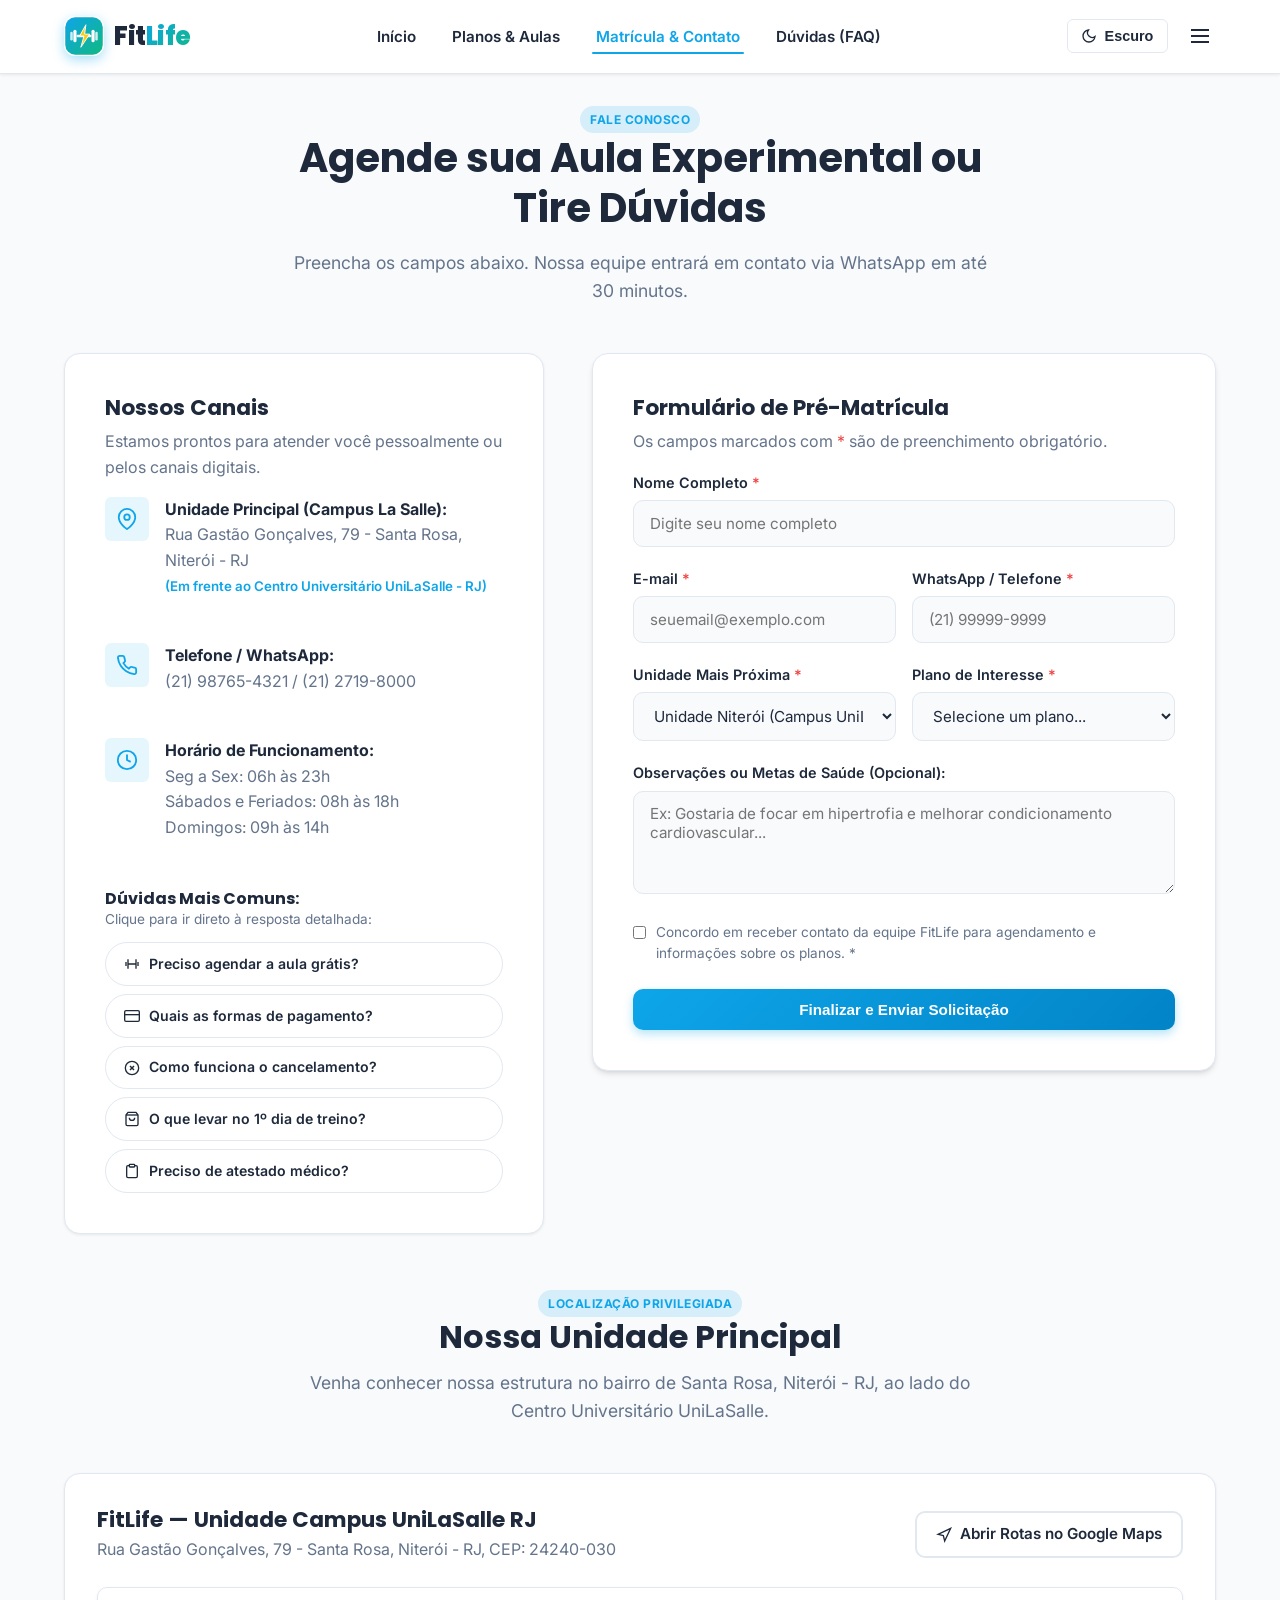
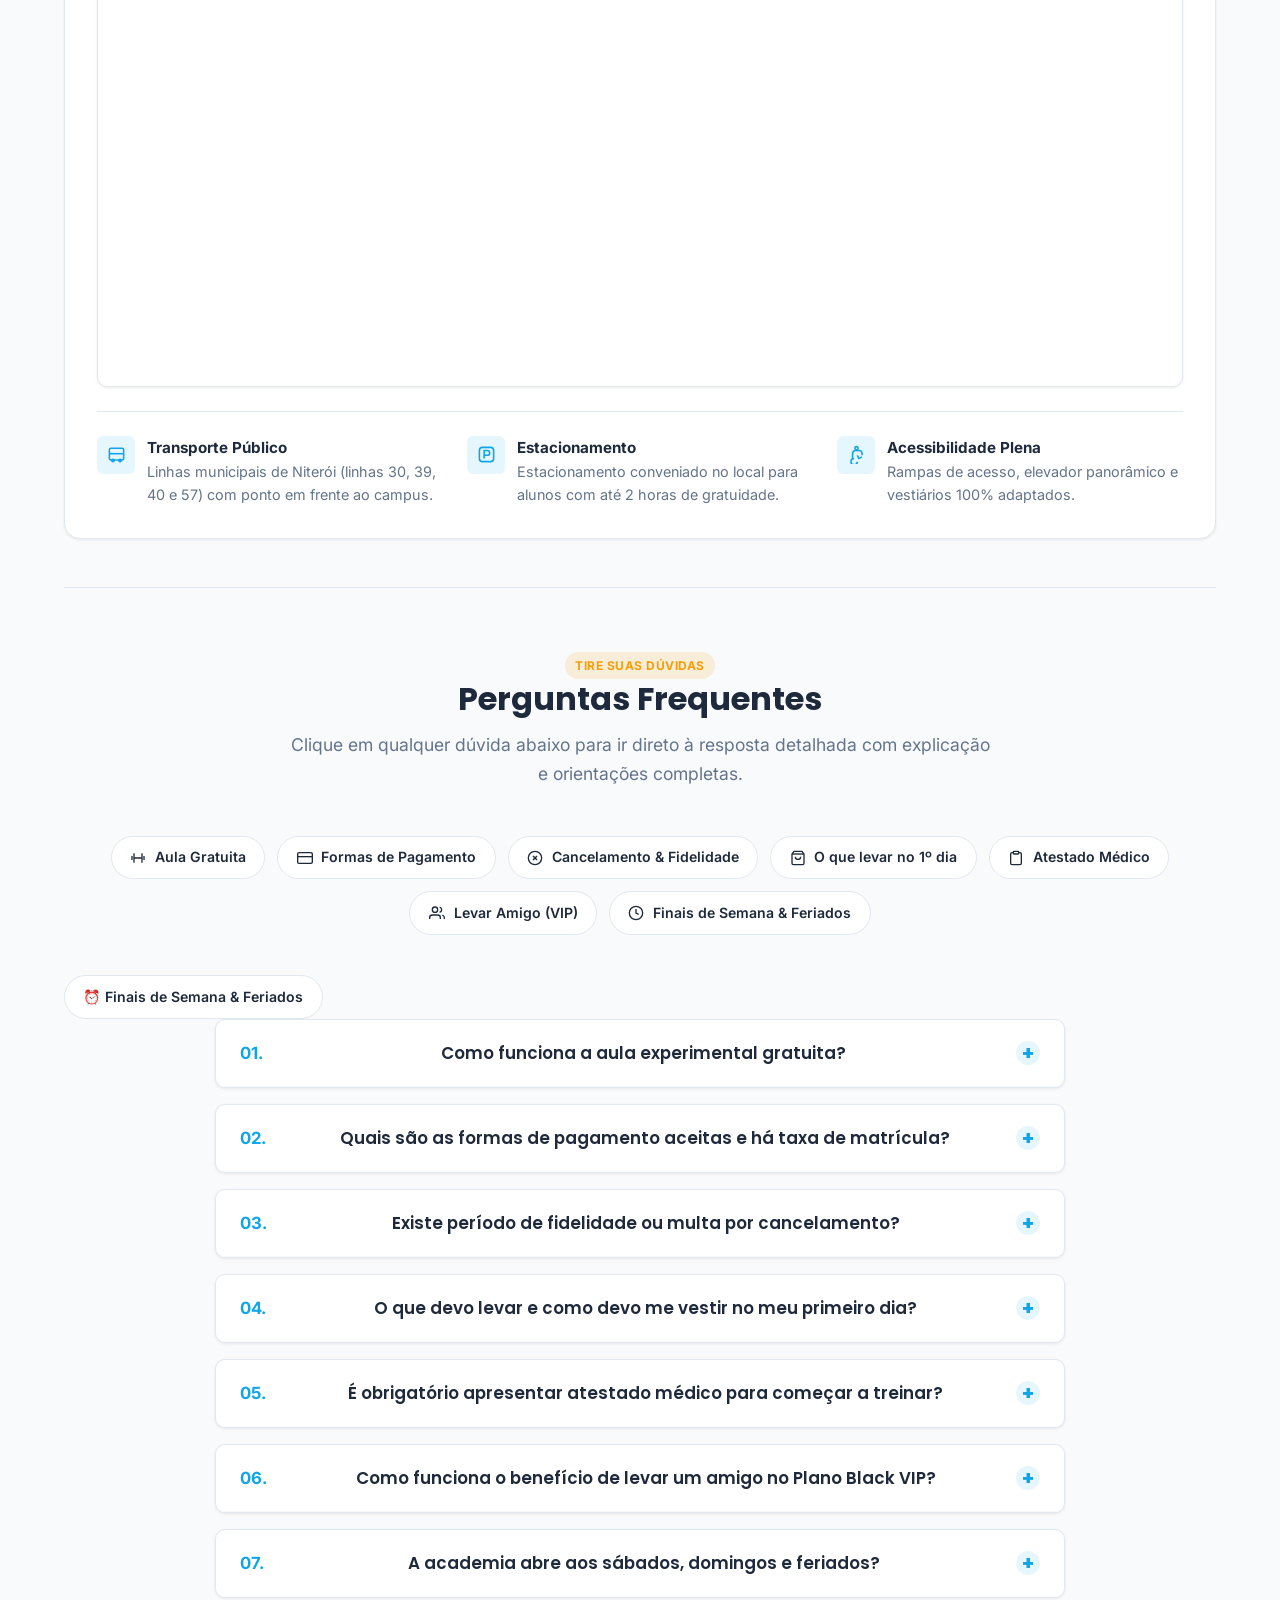
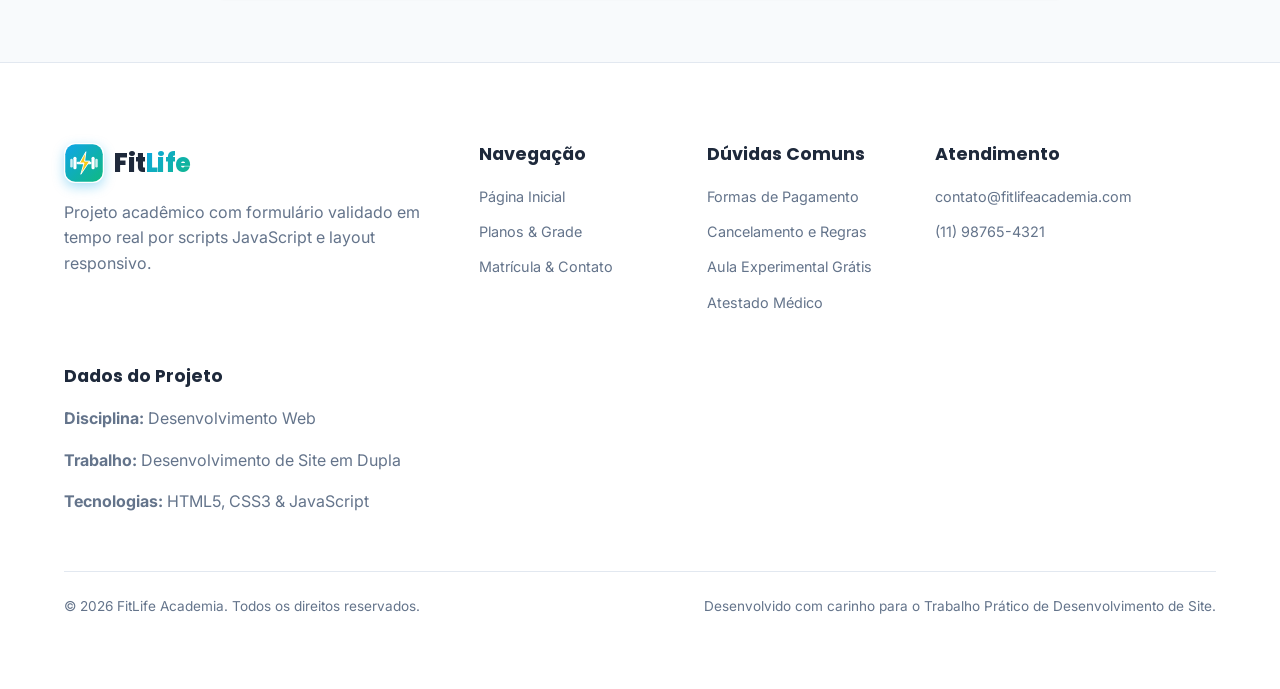
<file: contato.html>
<!DOCTYPE html>
<html lang="pt-BR">
<head>
  <meta charset="UTF-8">
  <meta name="viewport" content="width=device-width, initial-scale=1.0">
  <meta name="description" content="Entre em contato com a FitLife ou faça sua pré-matrícula para ganhar uma aula experimental gratuita!">
  <title>Matrícula & Contato | FitLife Academia</title>
  
  <!-- Favicon Personalizado -->
  <link rel="icon" type="image/svg+xml" href="assets/favicon.svg">
  
  <!-- Fontes do Google -->
  <link rel="preconnect" href="https://fonts.googleapis.com">
  <link rel="preconnect" href="https://fonts.gstatic.com" crossorigin>
  <link href="https://fonts.googleapis.com/css2?family=Inter:wght@400;500;600&family=Poppins:wght@600;700;800&display=swap" rel="stylesheet">
  
  <!-- Estilos -->
  <link rel="stylesheet" href="css/style.css">
</head>
<body>

  <!-- CABEÇALHO -->
  <header class="site-header">
    <div class="nav-container">
      <a href="index.html" class="logo" aria-label="Página Inicial FitLife">
        <img src="assets/favicon.svg" alt="Ícone FitLife" class="logo-icon-img">
        <span class="logo-brand">Fit<span class="logo-highlight">Life</span></span>
      </a>

      <nav aria-label="Navegação Principal">
        <ul class="nav-menu" id="navMenu">
          <li><a href="index.html" class="nav-link">Início</a></li>
          <li><a href="planos.html" class="nav-link">Planos & Aulas</a></li>
          <li><a href="contato.html" class="nav-link active">Matrícula & Contato</a></li>
          <li><a href="#duvidas-frequentes" class="nav-link">Dúvidas (FAQ)</a></li>
        </ul>
      </nav>

      <div class="nav-actions">
        <button id="themeToggle" class="theme-btn" aria-label="Alternar tema claro/escuro">
          <svg viewBox="0 0 24 24" aria-hidden="true"><path d="M21 12.79A9 9 0 1 1 11.21 3 7 7 0 0 0 21 12.79z"></path></svg>
          <span>Escuro</span>
        </button>
        <button id="menuToggle" class="menu-toggle" aria-label="Abrir menu de navegação" aria-expanded="false">
          <svg viewBox="0 0 24 24" aria-hidden="true"><line x1="3" y1="12" x2="21" y2="12"></line><line x1="3" y1="6" x2="21" y2="6"></line><line x1="3" y1="18" x2="21" y2="18"></line></svg>
        </button>
      </div>
    </div>
  </header>

  <main class="container">
    <div class="section-title-wrap">
      <span class="badge badge-primary">Fale Conosco</span>
      <h1>Agende sua Aula Experimental ou Tire Dúvidas</h1>
      <p>Preencha os campos abaixo. Nossa equipe entrará em contato via WhatsApp em até 30 minutos.</p>
    </div>

    <!-- LAYOUT EM 2 COLUNAS (CSS GRID) -->
    <div class="contact-layout">
      <!-- COLUNA DA ESQUERDA: INFORMAÇÕES E FAQ (LISTA ORDENADA) -->
      <aside class="contact-info">
        <h3>Nossos Canais</h3>
        <p>Estamos prontos para atender você pessoalmente ou pelos canais digitais.</p>

        <div class="info-item">
          <div class="info-icon" aria-hidden="true">
            <svg viewBox="0 0 24 24"><path d="M21 10c0 7-9 13-9 13s-9-6-9-13a9 9 0 0 1 18 0z"></path><circle cx="12" cy="10" r="3"></circle></svg>
          </div>
          <div>
            <strong>Unidade Principal (Campus La Salle):</strong>
            <p>Rua Gastão Gonçalves, 79 - Santa Rosa, Niterói - RJ<br><small style="color: var(--primary-color); font-weight: 600;">(Em frente ao Centro Universitário UniLaSalle - RJ)</small></p>
          </div>
        </div>

        <div class="info-item">
          <div class="info-icon" aria-hidden="true">
            <svg viewBox="0 0 24 24"><path d="M22 16.92v3a2 2 0 0 1-2.18 2 19.79 19.79 0 0 1-8.63-3.07 19.5 19.5 0 0 1-6-6 19.79 19.79 0 0 1-3.07-8.67A2 2 0 0 1 4.11 2h3a2 2 0 0 1 2 1.72 12.84 12.84 0 0 0 .7 2.81 2 2 0 0 1-.45 2.11L8.09 9.91a16 16 0 0 0 6 6l1.27-1.27a2 2 0 0 1 2.11-.45 12.84 12.84 0 0 0 2.81.7A2 2 0 0 1 22 16.92z"></path></svg>
          </div>
          <div>
            <strong>Telefone / WhatsApp:</strong>
            <p>(21) 98765-4321 / (21) 2719-8000</p>
          </div>
        </div>

        <div class="info-item">
          <div class="info-icon" aria-hidden="true">
            <svg viewBox="0 0 24 24"><circle cx="12" cy="12" r="10"></circle><polyline points="12 6 12 12 16 14"></polyline></svg>
          </div>
          <div>
            <strong>Horário de Funcionamento:</strong>
            <p>Seg a Sex: 06h às 23h<br>Sábados e Feriados: 08h às 18h<br>Domingos: 09h às 14h</p>
          </div>
        </div>

        <!-- Atalhos rápidos para as Dúvidas Comuns -->
        <h4 style="margin-top: 2rem;">Dúvidas Mais Comuns:</h4>
        <p style="font-size: 0.85rem; margin-bottom: 0.75rem;">Clique para ir direto à resposta detalhada:</p>
        <div style="display: flex; flex-direction: column; gap: 0.5rem;">
          <a href="#faq-experimental" class="faq-chip" style="justify-content: flex-start;">
            <svg viewBox="0 0 24 24"><path d="M6 5v14M18 5v14M3 9v6M21 9v6M6 12h12"></path></svg>
            <span>Preciso agendar a aula grátis?</span>
          </a>
          <a href="#faq-pagamento" class="faq-chip" style="justify-content: flex-start;">
            <svg viewBox="0 0 24 24"><rect x="1" y="4" width="22" height="16" rx="2" ry="2"></rect><line x1="1" y1="10" x2="23" y2="10"></line></svg>
            <span>Quais as formas de pagamento?</span>
          </a>
          <a href="#faq-cancelamento" class="faq-chip" style="justify-content: flex-start;">
            <svg viewBox="0 0 24 24"><circle cx="12" cy="12" r="10"></circle><line x1="15" y1="9" x2="9" y2="15"></line><line x1="9" y1="9" x2="15" y2="15"></line></svg>
            <span>Como funciona o cancelamento?</span>
          </a>
          <a href="#faq-primeiro-dia" class="faq-chip" style="justify-content: flex-start;">
            <svg viewBox="0 0 24 24"><path d="M6 2L3 6v14a2 2 0 0 0 2 2h14a2 2 0 0 0 2-2V6l-3-4z"></path><line x1="3" y1="6" x2="21" y2="6"></line><path d="M16 10a4 4 0 0 1-8 0"></path></svg>
            <span>O que levar no 1º dia de treino?</span>
          </a>
          <a href="#faq-atestado" class="faq-chip" style="justify-content: flex-start;">
            <svg viewBox="0 0 24 24"><path d="M16 4h2a2 2 0 0 1 2 2v14a2 2 0 0 1-2 2H6a2 2 0 0 1-2-2V6a2 2 0 0 1 2-2h2"></path><rect x="8" y="2" width="8" height="4" rx="1" ry="1"></rect></svg>
            <span>Preciso de atestado médico?</span>
          </a>
        </div>
      </aside>

      <!-- COLUNA DA DIREITA: FORMULÁRIO COM VALIDAÇÃO JAVASCRIPT -->
      <section class="contact-form-card">
        <h3>Formulário de Pré-Matrícula</h3>
        <p>Os campos marcados com <span style="color: #ef4444;">*</span> são de preenchimento obrigatório.</p>

        <form id="formContato" novalidate>
          <div class="form-group">
            <label for="nome">Nome Completo <span class="req">*</span></label>
            <input type="text" id="nome" class="form-control" placeholder="Digite seu nome completo" required>
            <div id="erro-nome" class="error-message"></div>
          </div>

          <div class="form-row">
            <div class="form-group">
              <label for="email">E-mail <span class="req">*</span></label>
              <input type="email" id="email" class="form-control" placeholder="seuemail@exemplo.com" required>
              <div id="erro-email" class="error-message"></div>
            </div>

            <div class="form-group">
              <label for="telefone">WhatsApp / Telefone <span class="req">*</span></label>
              <input type="tel" id="telefone" class="form-control" placeholder="(21) 99999-9999" maxlength="15" required>
              <div id="erro-telefone" class="error-message"></div>
            </div>
          </div>

          <div class="form-row">
            <div class="form-group">
              <label for="unidade">Unidade Mais Próxima <span class="req">*</span></label>
              <select id="unidade" class="form-control" required>
                <option value="">Selecione uma filial...</option>
                <option value="unilasalle" selected>Unidade Niterói (Campus UniLaSalle - Santa Rosa)</option>
                <option value="icarai">Unidade Niterói - Icaraí</option>
                <option value="centro-rio">Unidade Rio de Janeiro - Centro</option>
                <option value="barra">Unidade Rio de Janeiro - Barra da Tijuca</option>
              </select>
              <div id="erro-unidade" class="error-message"></div>
            </div>

            <div class="form-group">
              <label for="plano">Plano de Interesse <span class="req">*</span></label>
              <select id="plano" class="form-control" required>
                <option value="">Selecione um plano...</option>
                <option value="experimental">Aula Experimental Gratuita (1 Dia)</option>
                <option value="basic">Plano Basic (R$ 89,90/mês)</option>
                <option value="fit">Plano Fit (R$ 119,90/mês)</option>
                <option value="vip">Plano Black VIP (R$ 169,90/mês)</option>
              </select>
              <div id="erro-plano" class="error-message"></div>
            </div>
          </div>

          <div class="form-group">
            <label for="mensagem">Observações ou Metas de Saúde (Opcional):</label>
            <textarea id="mensagem" class="form-control" rows="4" placeholder="Ex: Gostaria de focar em hipertrofia e melhorar condicionamento cardiovascular..."></textarea>
          </div>

          <div class="checkbox-group">
            <input type="checkbox" id="termos" required>
            <label for="termos">
              Concordo em receber contato da equipe FitLife para agendamento e informações sobre os planos. <span class="req">*</span>
            </label>
          </div>
          <div id="erro-termos" class="error-message" style="margin-top: -1rem; margin-bottom: 1rem;"></div>

          <button type="submit" id="btnEnviar" class="btn btn-primary" style="width: 100%;">
            Finalizar e Enviar Solicitação
          </button>
        </form>

        <!-- CARD DE SUCESSO DINÂMICO GERADO POR JAVASCRIPT -->
        <div id="successCard" class="success-card" aria-live="polite">
          <h4>
            <svg width="20" height="20" viewBox="0 0 24 24" fill="none" stroke="currentColor" stroke-width="2" style="display:inline-block; vertical-align:-3px; margin-right:6px;"><path d="M22 11.08V12a10 10 0 1 1-5.93-9.14"></path><polyline points="22 4 12 14.01 9 11.01"></polyline></svg>
            Solicitação Enviada com Sucesso!
          </h4>
          <p>Recebemos seus dados e geramos o seguinte protocolo de atendimento:</p>
          <div id="submissionSummary" style="background: var(--card-bg); padding: 1rem; border-radius: var(--radius-md); margin-top: 1rem; text-align: left; font-size: 0.9rem; border: 1px solid var(--border-color);"></div>
          <p style="margin-top: 1rem; font-size: 0.85rem; color: var(--text-muted);">Um de nossos consultores entrará em contato em breve pelo WhatsApp fornecido.</p>
        </div>
      </section>
    </div>

    <!-- SEÇÃO DE LOCALIZAÇÃO (MAPA INTERATIVO DO GOOGLE MAPS - UNILASALLE RJ) -->
    <section class="map-section" id="localizacao">
      <div class="section-title-wrap">
        <span class="badge badge-primary">Localização Privilegiada</span>
        <h2>Nossa Unidade Principal</h2>
        <p>Venha conhecer nossa estrutura no bairro de Santa Rosa, Niterói - RJ, ao lado do Centro Universitário UniLaSalle.</p>
      </div>

      <div class="map-card">
        <div class="map-header">
          <div class="map-header-info">
            <h3>FitLife — Unidade Campus UniLaSalle RJ</h3>
            <p style="margin-bottom: 0;">Rua Gastão Gonçalves, 79 - Santa Rosa, Niterói - RJ, CEP: 24240-030</p>
          </div>
          <a href="https://maps.google.com/?q=UniLaSalle+RJ+Rua+Gastao+Goncalves+79+Niteroi+RJ" 
             target="_blank" 
             rel="noopener noreferrer" 
             class="btn btn-secondary" 
             style="display: inline-flex; align-items: center; gap: 0.5rem; padding: 0.6rem 1.2rem;">
            <svg width="16" height="16" viewBox="0 0 24 24" fill="none" stroke="currentColor" stroke-width="2"><polygon points="3 11 22 2 13 21 11 13 3 11"></polygon></svg>
            <span>Abrir Rotas no Google Maps</span>
          </a>
        </div>

        <!-- Tag iframe oficial do Google Maps (incorporação padrão ensinada na disciplina) -->
        <div class="map-container">
          <iframe 
            title="Mapa de Localização da FitLife na UniLaSalle RJ"
            src="https://maps.google.com/maps?q=UniLaSalle%20RJ%20Rua%20Gast%C3%A3o%20Gon%C3%A7alves%2079%20Niteroi%20RJ&t=&z=16&ie=UTF8&iwloc=&output=embed"
            loading="lazy"
            referrerpolicy="no-referrer-when-downgrade"
            allowfullscreen>
          </iframe>
        </div>

        <!-- Informações complementares de acesso -->
        <div class="map-details-grid">
          <div class="map-detail-item">
            <div class="map-detail-icon">
              <svg viewBox="0 0 24 24"><rect x="3" y="4" width="18" height="15" rx="2"></rect><circle cx="7.5" cy="19.5" r="1.5"></circle><circle cx="16.5" cy="19.5" r="1.5"></circle><line x1="3" y1="11" x2="21" y2="11"></line></svg>
            </div>
            <div>
              <strong>Transporte Público</strong>
              <p>Linhas municipais de Niterói (linhas 30, 39, 40 e 57) com ponto em frente ao campus.</p>
            </div>
          </div>

          <div class="map-detail-item">
            <div class="map-detail-icon">
              <svg viewBox="0 0 24 24"><rect x="3" y="3" width="18" height="18" rx="4"></rect><path d="M9 17V7h4a3 3 0 0 1 0 6H9"></path></svg>
            </div>
            <div>
              <strong>Estacionamento</strong>
              <p>Estacionamento conveniado no local para alunos com até 2 horas de gratuidade.</p>
            </div>
          </div>

          <div class="map-detail-item">
            <div class="map-detail-icon">
              <svg viewBox="0 0 24 24"><circle cx="12" cy="4" r="2"></circle><path d="M19 13v-2a4 4 0 0 0-4-4h-4a4 4 0 0 0-4 4v7"></path><path d="M9 17a4 4 0 1 0 4 4"></path><path d="M13 13l2 4 4-2"></path></svg>
            </div>
            <div>
              <strong>Acessibilidade Plena</strong>
              <p>Rampas de acesso, elevador panorâmico e vestiários 100% adaptados.</p>
            </div>
          </div>
        </div>
      </div>
    </section>

    <!-- SEÇÃO DEDICADA DE PERGUNTAS FREQUENTES (FAQ COM ACCORDION & NAVEGAÇÃO SUAVE) -->
    <section id="duvidas-frequentes" class="faq-section">
      <div class="section-title-wrap">
        <span class="badge badge-warning">Tire Suas Dúvidas</span>
        <h2>Perguntas Frequentes</h2>
        <p>Clique em qualquer dúvida abaixo para ir direto à resposta detalhada com explicação e orientações completas.</p>
      </div>

      <!-- Barra de Navegação Rápida com Chips / Dúvidas em Destaque -->
      <nav class="faq-quick-nav" aria-label="Atalhos para Dúvidas Comuns">
        <a href="#faq-experimental" class="faq-chip">
          <svg viewBox="0 0 24 24"><path d="M6 5v14M18 5v14M3 9v6M21 9v6M6 12h12"></path></svg>
          <span>Aula Gratuita</span>
        </a>
        <a href="#faq-pagamento" class="faq-chip">
          <svg viewBox="0 0 24 24"><rect x="1" y="4" width="22" height="16" rx="2" ry="2"></rect><line x1="1" y1="10" x2="23" y2="10"></line></svg>
          <span>Formas de Pagamento</span>
        </a>
        <a href="#faq-cancelamento" class="faq-chip">
          <svg viewBox="0 0 24 24"><circle cx="12" cy="12" r="10"></circle><line x1="15" y1="9" x2="9" y2="15"></line><line x1="9" y1="9" x2="15" y2="15"></line></svg>
          <span>Cancelamento & Fidelidade</span>
        </a>
        <a href="#faq-primeiro-dia" class="faq-chip">
          <svg viewBox="0 0 24 24"><path d="M6 2L3 6v14a2 2 0 0 0 2 2h14a2 2 0 0 0 2-2V6l-3-4z"></path><line x1="3" y1="6" x2="21" y2="6"></line><path d="M16 10a4 4 0 0 1-8 0"></path></svg>
          <span>O que levar no 1º dia</span>
        </a>
        <a href="#faq-atestado" class="faq-chip">
          <svg viewBox="0 0 24 24"><path d="M16 4h2a2 2 0 0 1 2 2v14a2 2 0 0 1-2 2H6a2 2 0 0 1-2-2V6a2 2 0 0 1 2-2h2"></path><rect x="8" y="2" width="8" height="4" rx="1" ry="1"></rect></svg>
          <span>Atestado Médico</span>
        </a>
        <a href="#faq-amigo" class="faq-chip">
          <svg viewBox="0 0 24 24"><path d="M17 21v-2a4 4 0 0 0-4-4H5a4 4 0 0 0-4 4v2"></path><circle cx="9" cy="7" r="4"></circle><path d="M23 21v-2a4 4 0 0 0-3-3.87"></path><path d="M16 3.13a4 4 0 0 1 0 7.75"></path></svg>
          <span>Levar Amigo (VIP)</span>
        </a>
        <a href="#faq-horarios" class="faq-chip">
          <svg viewBox="0 0 24 24"><circle cx="12" cy="12" r="10"></circle><polyline points="12 6 12 12 16 14"></polyline></svg>
          <span>Finais de Semana & Feriados</span>
        </a>
      </nav>
        <a href="#faq-horarios" class="faq-chip">⏰ Finais de Semana & Feriados</a>
      </nav>

      <!-- Lista Ordenada Interativa (Accordion) -->
      <ol class="faq-accordion-list" aria-label="Lista de Perguntas Frequentes">
        <!-- Pergunta 1: Aula Experimental -->
        <li class="faq-item" id="faq-experimental">
          <button class="faq-trigger" type="button" aria-expanded="false">
            <span>Como funciona a aula experimental gratuita?</span>
            <span class="faq-icon">+</span>
          </button>
          <div class="faq-body">
            <p><strong>A aula experimental é 100% gratuita e sem compromisso!</strong> Basta preencher o formulário acima selecionando a opção <em>"Aula Experimental Gratuita"</em>.</p>
            <p>Nossa equipe entrará em contato via WhatsApp para confirmar o melhor horário. Ao chegar à academia, você será recepcionado por um instrutor que apresentará todos os espaços, aparelhos e acompanhará sua rotina de treino introdutória.</p>
          </div>
        </li>

        <!-- Pergunta 2: Formas de Pagamento -->
        <li class="faq-item" id="faq-pagamento">
          <button class="faq-trigger" type="button" aria-expanded="false">
            <span>Quais são as formas de pagamento aceitas e há taxa de matrícula?</span>
            <span class="faq-icon">+</span>
          </button>
          <div class="faq-body">
            <p>Aceitamos <strong>Cartão de Crédito com Débito Recorrente</strong> (que <em>não consome</em> o limite total do seu cartão, apenas a mensalidade do mês), <strong>PIX</strong> e <strong>Boleto Bancário</strong>.</p>
            <p>A taxa de matrícula é <strong>totalmente grátis</strong> para todas as inscrições realizadas através deste portal web.</p>
          </div>
        </li>

        <!-- Pergunta 3: Cancelamento -->
        <li class="faq-item" id="faq-cancelamento">
          <button class="faq-trigger" type="button" aria-expanded="false">
            <span>Existe período de fidelidade ou multa por cancelamento?</span>
            <span class="faq-icon">+</span>
          </button>
          <div class="faq-body">
            <p>Na FitLife prezamos pela sua liberdade e confiança: nossos planos não possuem contratos com multas abusivas.</p>
            <p>Você pode solicitar o cancelamento ou o <strong>trancamento temporário de matrícula por até 60 dias</strong> (ideal para viagens ou cirurgias) com apenas 30 dias de antecedência na recepção ou via formulário online.</p>
          </div>
        </li>

        <!-- Pergunta 4: Primeiro Dia -->
        <li class="faq-item" id="faq-primeiro-dia">
          <button class="faq-trigger" type="button" aria-expanded="false">
            <span>O que devo levar e como devo me vestir no meu primeiro dia?</span>
            <span class="faq-icon">+</span>
          </button>
          <div class="faq-body">
            <p>Recomendamos trajes esportivos leves e confortáveis (como bermuda, legging, camiseta dry-fit) e calçado esportivo apropriado com solado estável.</p>
            <p><strong>Itens recomendados na mochila:</strong></p>
            <ul style="padding-left: 1.5rem; margin-top: 0.4rem; color: var(--text-muted);">
              <li>Garrafinha de água para hidratação contínua;</li>
              <li>Toalha de treino de uso pessoal;</li>
              <li>Cadeado de segurança pequeno para os armários privativos do vestiário.</li>
            </ul>
          </div>
        </li>

        <!-- Pergunta 5: Atestado Médico -->
        <li class="faq-item" id="faq-atestado">
          <button class="faq-trigger" type="button" aria-expanded="false">
            <span>É obrigatório apresentar atestado médico para começar a treinar?</span>
            <span class="faq-icon">+</span>
          </button>
          <div class="faq-body">
            <p>No ato da matrícula, você responderá ao questionário <strong>PAR-Q (Questionário de Prontidão para Atividade Física)</strong> conforme a legislação vigente.</p>
            <p>Caso você assinale alguma condição pré-existente ou tenha mais de 60 anos, solicitamos um atestado médico emitido nos últimos 12 meses para garantir total segurança durante os exercícios.</p>
          </div>
        </li>

        <!-- Pergunta 6: Amigo no Plano VIP -->
        <li class="faq-item" id="faq-amigo">
          <button class="faq-trigger" type="button" aria-expanded="false">
            <span>Como funciona o benefício de levar um amigo no Plano Black VIP?</span>
            <span class="faq-icon">+</span>
          </button>
          <div class="faq-body">
            <p>Alunos do <strong>Plano Black VIP</strong> têm o direito exclusivo de convidar 1 amigo para treinar junto até <strong>4 vezes por mês</strong> (1 vez a cada semana).</p>
            <p>O amigo tem acesso livre à área de musculação e esteiras no mesmo dia que você, sem nenhum custo extra. Basta apresentar documento com foto na recepção.</p>
          </div>
        </li>

        <!-- Pergunta 7: Horários em Feriados -->
        <li class="faq-item" id="faq-horarios">
          <button class="faq-trigger" type="button" aria-expanded="false">
            <span>A academia abre aos sábados, domingos e feriados?</span>
            <span class="faq-icon">+</span>
          </button>
          <div class="faq-body">
            <p><strong>Sim!</strong> Nossas unidades operam em horários estendidos nos finais de semana:</p>
            <p>• <strong>Sábados e Feriados:</strong> das 08h às 18h.<br>
               • <strong>Domingos:</strong> das 09h às 14h.</p>
            <p>Você pode consultar a grade de aulas coletivas do sábado e domingo diretamente na página <a href="planos.html" style="font-weight: 600; text-decoration: underline;">Planos & Horários</a>.</p>
          </div>
        </li>
      </ol>
    </section>
  </main>

  <!-- RODAPÉ -->
  <footer class="site-footer">
    <div class="container">
      <div class="footer-grid">
        <div class="footer-col">
          <a href="index.html" class="logo" style="margin-bottom: 1rem;" aria-label="FitLife">
            <img src="assets/favicon.svg" alt="Ícone FitLife" class="logo-icon-img">
            <span class="logo-brand">Fit<span class="logo-highlight">Life</span></span>
          </a>
          <p>Projeto acadêmico com formulário validado em tempo real por scripts JavaScript e layout responsivo.</p>
        </div>

        <div class="footer-col">
          <h4>Navegação</h4>
          <ul class="footer-links">
            <li><a href="index.html">Página Inicial</a></li>
            <li><a href="planos.html">Planos & Grade</a></li>
            <li><a href="contato.html">Matrícula & Contato</a></li>
          </ul>
        </div>

        <div class="footer-col">
          <h4>Dúvidas Comuns</h4>
          <ul class="footer-links">
            <li><a href="#faq-pagamento">Formas de Pagamento</a></li>
            <li><a href="#faq-cancelamento">Cancelamento e Regras</a></li>
            <li><a href="#faq-experimental">Aula Experimental Grátis</a></li>
            <li><a href="#faq-atestado">Atestado Médico</a></li>
          </ul>
        </div>

        <div class="footer-col">
          <h4>Atendimento</h4>
          <ul class="footer-links">
            <li><a href="mailto:contato@fitlifeacademia.com">contato@fitlifeacademia.com</a></li>
            <li><a href="tel:11987654321">(11) 98765-4321</a></li>
          </ul>
        </div>

        <div class="footer-col">
          <h4>Dados do Projeto</h4>
          <p><strong>Disciplina:</strong> Desenvolvimento Web</p>
          <p><strong>Trabalho:</strong> Desenvolvimento de Site em Dupla</p>
          <p><strong>Tecnologias:</strong> HTML5, CSS3 & JavaScript</p>
        </div>
      </div>

      <div class="footer-bottom">
        <p>&copy; <span id="currentYear">2026</span> FitLife Academia. Todos os direitos reservados.</p>
        <p>Desenvolvido com carinho para o Trabalho Prático de Desenvolvimento de Site.</p>
      </div>
    </div>
  </footer>

  <!-- Scripts -->
  <script src="js/main.js"></script>
  <script src="js/contato.js"></script>
</body>
</html>
</file>
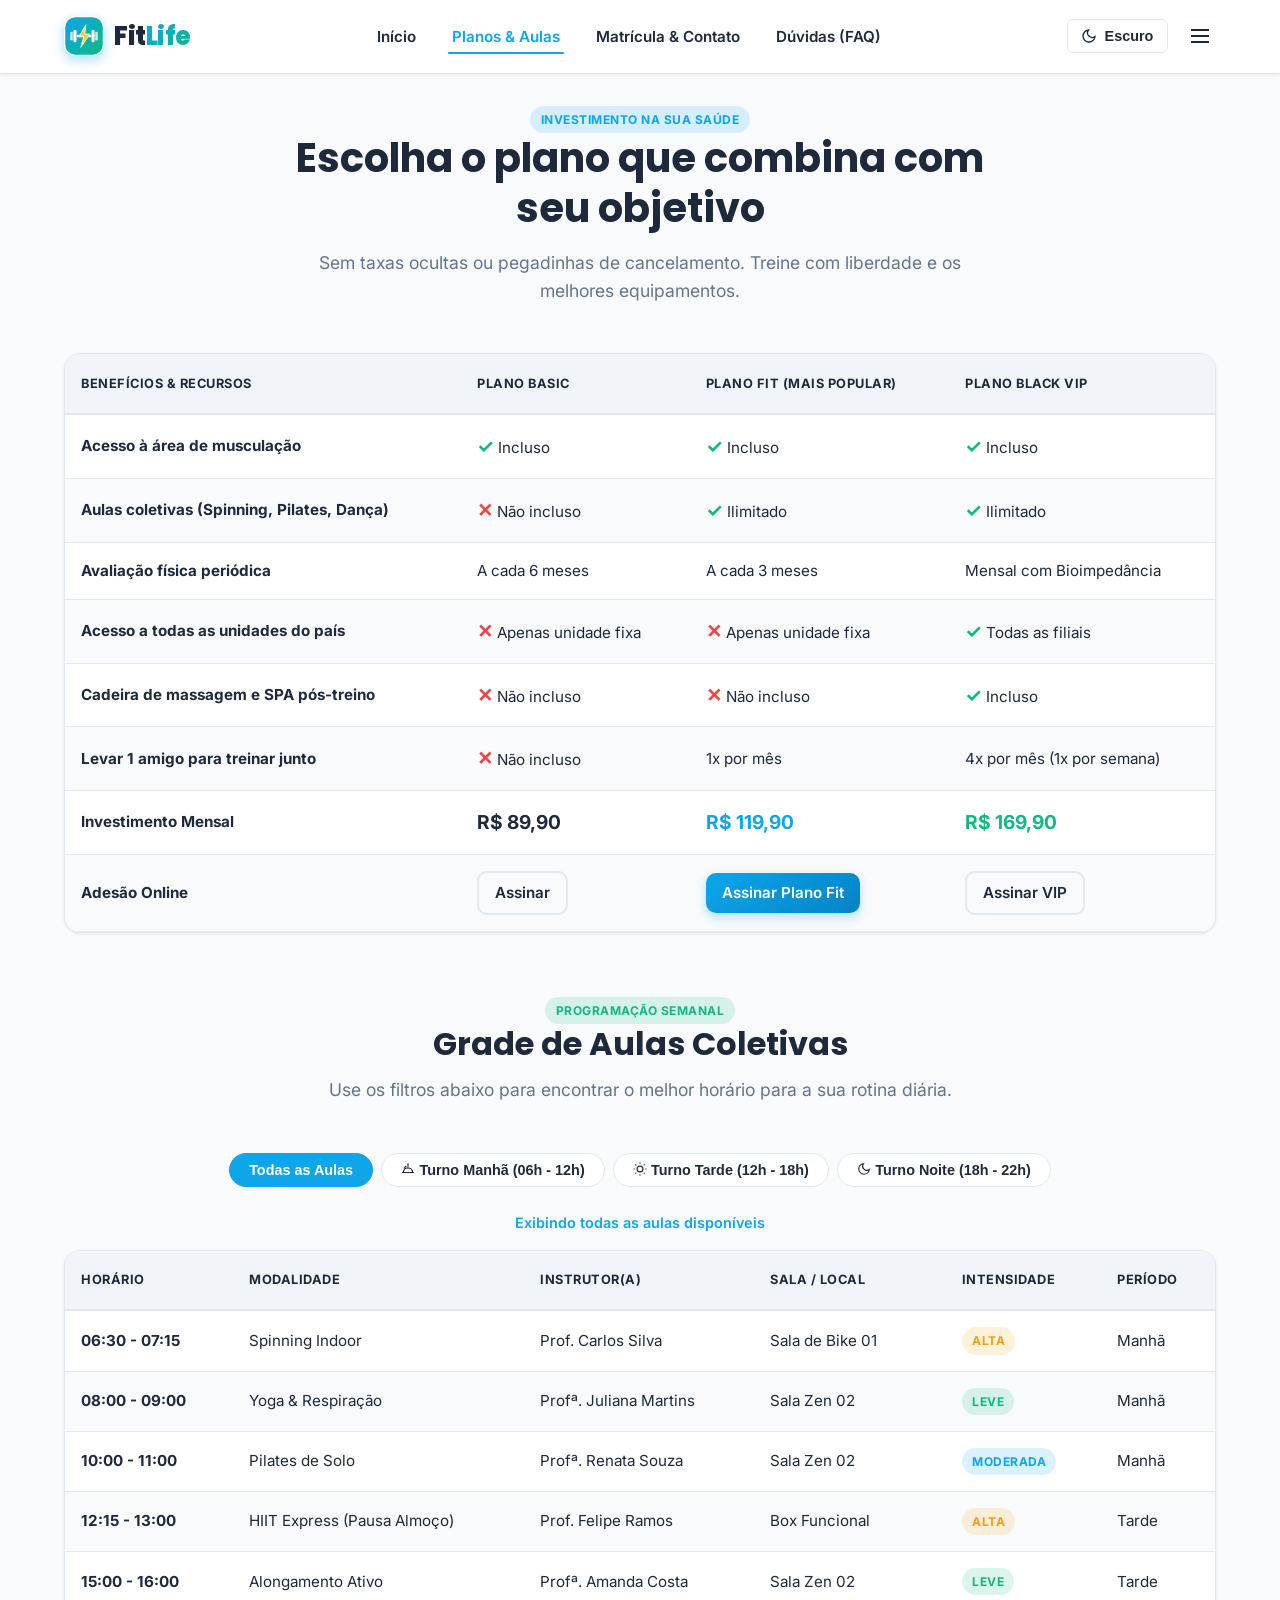
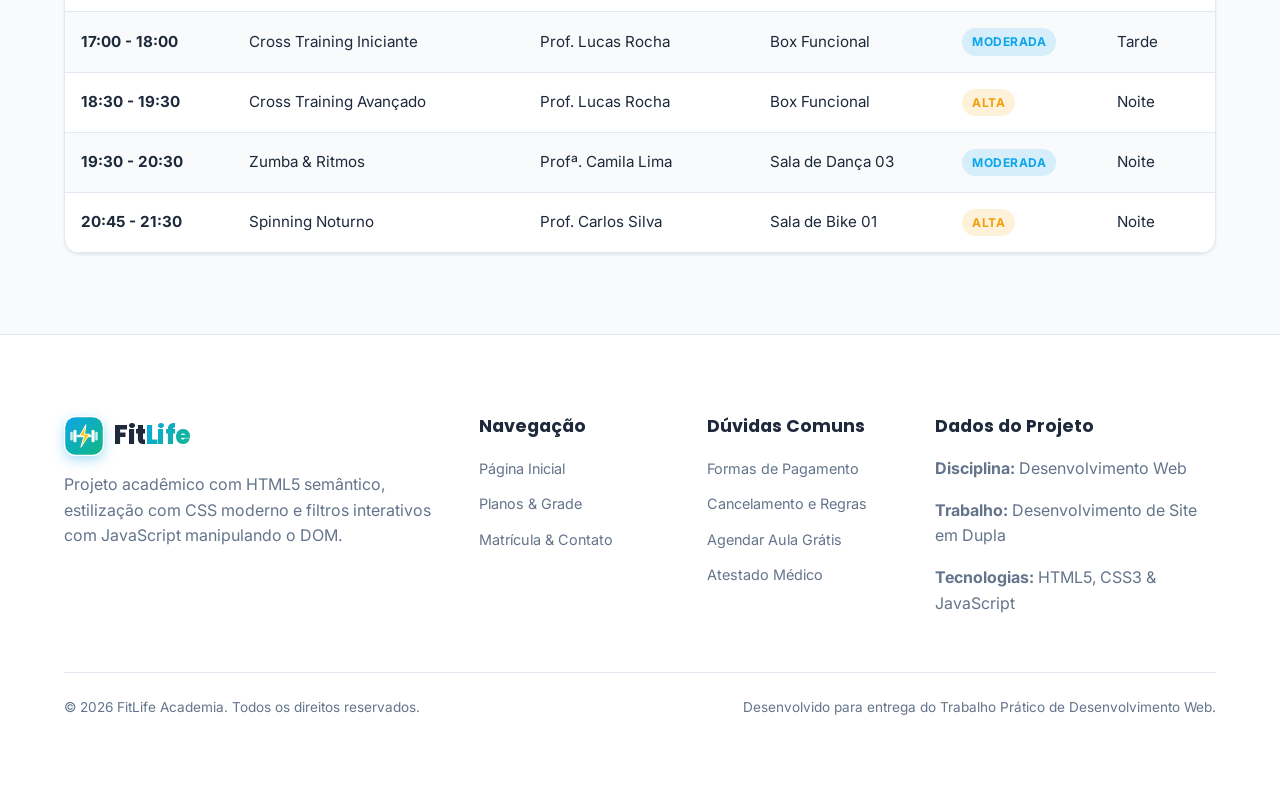
<file: planos.html>
<!DOCTYPE html>
<html lang="pt-BR">
<head>
  <meta charset="UTF-8">
  <meta name="viewport" content="width=device-width, initial-scale=1.0">
  <meta name="description" content="Confira nossos planos e a grade completa de horários de aulas na FitLife.">
  <title>Planos & Horários | FitLife Academia</title>
  
  <!-- Favicon Personalizado -->
  <link rel="icon" type="image/svg+xml" href="assets/favicon.svg">
  
  <!-- Fontes do Google -->
  <link rel="preconnect" href="https://fonts.googleapis.com">
  <link rel="preconnect" href="https://fonts.gstatic.com" crossorigin>
  <link href="https://fonts.googleapis.com/css2?family=Inter:wght@400;500;600&family=Poppins:wght@600;700;800&display=swap" rel="stylesheet">
  
  <!-- Estilos -->
  <link rel="stylesheet" href="css/style.css">
</head>
<body>

  <!-- CABEÇALHO E NAVEGAÇÃO -->
  <header class="site-header">
    <div class="nav-container">
      <a href="index.html" class="logo" aria-label="Página Inicial FitLife">
        <img src="assets/favicon.svg" alt="Ícone FitLife" class="logo-icon-img">
        <span class="logo-brand">Fit<span class="logo-highlight">Life</span></span>
      </a>

      <nav aria-label="Navegação Principal">
        <ul class="nav-menu" id="navMenu">
          <li><a href="index.html" class="nav-link">Início</a></li>
          <li><a href="planos.html" class="nav-link active">Planos & Aulas</a></li>
          <li><a href="contato.html" class="nav-link">Matrícula & Contato</a></li>
          <li><a href="contato.html#duvidas-frequentes" class="nav-link">Dúvidas (FAQ)</a></li>
        </ul>
      </nav>

      <div class="nav-actions">
        <button id="themeToggle" class="theme-btn" aria-label="Alternar tema claro/escuro">
          <svg viewBox="0 0 24 24" aria-hidden="true"><path d="M21 12.79A9 9 0 1 1 11.21 3 7 7 0 0 0 21 12.79z"></path></svg>
          <span>Escuro</span>
        </button>
        <button id="menuToggle" class="menu-toggle" aria-label="Abrir menu de navegação" aria-expanded="false">
          <svg viewBox="0 0 24 24" aria-hidden="true"><line x1="3" y1="12" x2="21" y2="12"></line><line x1="3" y1="6" x2="21" y2="6"></line><line x1="3" y1="18" x2="21" y2="18"></line></svg>
        </button>
      </div>
    </div>
  </header>

  <main class="container">
    <!-- SEÇÃO 1: COMPARATIVO DE PLANOS (TABELA HTML SEMÂNTICA) -->
    <section>
      <div class="section-title-wrap">
        <span class="badge badge-primary">Investimento na sua Saúde</span>
        <h1>Escolha o plano que combina com seu objetivo</h1>
        <p>Sem taxas ocultas ou pegadinhas de cancelamento. Treine com liberdade e os melhores equipamentos.</p>
      </div>

      <!-- Tabela Comparativa de Preços e Benefícios -->
      <div class="table-responsive">
        <table class="styled-table" aria-label="Comparativo de Planos FitLife">
          <thead>
            <tr>
              <th>Benefícios & Recursos</th>
              <th>Plano Basic</th>
              <th>Plano Fit (Mais Popular)</th>
              <th>Plano Black VIP</th>
            </tr>
          </thead>
          <tbody>
            <tr>
              <td><strong>Acesso à área de musculação</strong></td>
              <td><span class="check-icon">✓</span> Incluso</td>
              <td><span class="check-icon">✓</span> Incluso</td>
              <td><span class="check-icon">✓</span> Incluso</td>
            </tr>
            <tr>
              <td><strong>Aulas coletivas (Spinning, Pilates, Dança)</strong></td>
              <td><span class="cross-icon">✕</span> Não incluso</td>
              <td><span class="check-icon">✓</span> Ilimitado</td>
              <td><span class="check-icon">✓</span> Ilimitado</td>
            </tr>
            <tr>
              <td><strong>Avaliação física periódica</strong></td>
              <td>A cada 6 meses</td>
              <td>A cada 3 meses</td>
              <td>Mensal com Bioimpedância</td>
            </tr>
            <tr>
              <td><strong>Acesso a todas as unidades do país</strong></td>
              <td><span class="cross-icon">✕</span> Apenas unidade fixa</td>
              <td><span class="cross-icon">✕</span> Apenas unidade fixa</td>
              <td><span class="check-icon">✓</span> Todas as filiais</td>
            </tr>
            <tr>
              <td><strong>Cadeira de massagem e SPA pós-treino</strong></td>
              <td><span class="cross-icon">✕</span> Não incluso</td>
              <td><span class="cross-icon">✕</span> Não incluso</td>
              <td><span class="check-icon">✓</span> Incluso</td>
            </tr>
            <tr>
              <td><strong>Levar 1 amigo para treinar junto</strong></td>
              <td><span class="cross-icon">✕</span> Não incluso</td>
              <td>1x por mês</td>
              <td>4x por mês (1x por semana)</td>
            </tr>
            <tr>
              <td><strong>Investimento Mensal</strong></td>
              <td><strong style="font-size: 1.2rem; color: var(--text-main);">R$ 89,90</strong></td>
              <td><strong style="font-size: 1.2rem; color: var(--primary-color);">R$ 119,90</strong></td>
              <td><strong style="font-size: 1.2rem; color: var(--secondary-color);">R$ 169,90</strong></td>
            </tr>
            <tr>
              <td><strong>Adesão Online</strong></td>
              <td><a href="contato.html" class="btn btn-secondary" style="padding: 0.5rem 1rem;">Assinar</a></td>
              <td><a href="contato.html" class="btn btn-primary" style="padding: 0.5rem 1rem;">Assinar Plano Fit</a></td>
              <td><a href="contato.html" class="btn btn-secondary" style="padding: 0.5rem 1rem;">Assinar VIP</a></td>
            </tr>
          </tbody>
        </table>
      </div>
    </section>

    <!-- SEÇÃO 2: GRADE DE HORÁRIOS COM FILTRO JAVASCRIPT DINÂMICO -->
    <section style="margin-top: 4rem;">
      <div class="section-title-wrap">
        <span class="badge badge-success">Programação Semanal</span>
        <h2>Grade de Aulas Coletivas</h2>
        <p>Use os filtros abaixo para encontrar o melhor horário para a sua rotina diária.</p>
      </div>

      <!-- Filtros em JavaScript com Ícones Vetoriais Sutis -->
      <div class="table-filters" role="group" aria-label="Filtrar aulas por período">
        <button class="filter-btn active" data-filter="all">Todas as Aulas</button>
        <button class="filter-btn" data-filter="manha">
          <svg width="14" height="14" viewBox="0 0 24 24" fill="none" stroke="currentColor" stroke-width="2" style="display:inline-block; vertical-align:-1px; margin-right:4px;"><path d="M12 2v6M4.93 10.93l4.24-4.24M2 18h20M20 18a8 8 0 1 0-16 0"></path></svg>Turno Manhã (06h - 12h)
        </button>
        <button class="filter-btn" data-filter="tarde">
          <svg width="14" height="14" viewBox="0 0 24 24" fill="none" stroke="currentColor" stroke-width="2" style="display:inline-block; vertical-align:-1px; margin-right:4px;"><circle cx="12" cy="12" r="5"></circle><line x1="12" y1="1" x2="12" y2="3"></line><line x1="12" y1="21" x2="12" y2="23"></line><line x1="4.22" y1="4.22" x2="5.64" y2="5.64"></line><line x1="18.36" y1="18.36" x2="19.78" y2="19.78"></line><line x1="1" y1="12" x2="3" y2="12"></line><line x1="21" y1="12" x2="23" y2="12"></line><line x1="4.22" y1="19.78" x2="5.64" y2="18.36"></line><line x1="18.36" y1="5.64" x2="19.78" y2="4.22"></line></svg>Turno Tarde (12h - 18h)
        </button>
        <button class="filter-btn" data-filter="noite">
          <svg width="14" height="14" viewBox="0 0 24 24" fill="none" stroke="currentColor" stroke-width="2" style="display:inline-block; vertical-align:-1px; margin-right:4px;"><path d="M21 12.79A9 9 0 1 1 11.21 3 7 7 0 0 0 21 12.79z"></path></svg>Turno Noite (18h - 22h)
        </button>
      </div>

      <p id="classesCount" style="text-align: center; font-size: 0.9rem; font-weight: 600; color: var(--primary-color); margin-bottom: 1rem;">
        Exibindo todas as aulas disponíveis
      </p>

      <!-- Tabela com identificadores data-period para o JavaScript -->
      <div class="table-responsive">
        <table class="styled-table" aria-label="Grade de Horários da Academia">
          <thead>
            <tr>
              <th>Horário</th>
              <th>Modalidade</th>
              <th>Instrutor(a)</th>
              <th>Sala / Local</th>
              <th>Intensidade</th>
              <th>Período</th>
            </tr>
          </thead>
          <tbody id="scheduleTableBody">
            <tr data-period="manha">
              <td><strong>06:30 - 07:15</strong></td>
              <td>Spinning Indoor</td>
              <td>Prof. Carlos Silva</td>
              <td>Sala de Bike 01</td>
              <td><span class="badge badge-warning">Alta</span></td>
              <td>Manhã</td>
            </tr>
            <tr data-period="manha">
              <td><strong>08:00 - 09:00</strong></td>
              <td>Yoga & Respiração</td>
              <td>Profª. Juliana Martins</td>
              <td>Sala Zen 02</td>
              <td><span class="badge badge-success">Leve</span></td>
              <td>Manhã</td>
            </tr>
            <tr data-period="manha">
              <td><strong>10:00 - 11:00</strong></td>
              <td>Pilates de Solo</td>
              <td>Profª. Renata Souza</td>
              <td>Sala Zen 02</td>
              <td><span class="badge badge-primary">Moderada</span></td>
              <td>Manhã</td>
            </tr>
            <tr data-period="tarde">
              <td><strong>12:15 - 13:00</strong></td>
              <td>HIIT Express (Pausa Almoço)</td>
              <td>Prof. Felipe Ramos</td>
              <td>Box Funcional</td>
              <td><span class="badge badge-warning">Alta</span></td>
              <td>Tarde</td>
            </tr>
            <tr data-period="tarde">
              <td><strong>15:00 - 16:00</strong></td>
              <td>Alongamento Ativo</td>
              <td>Profª. Amanda Costa</td>
              <td>Sala Zen 02</td>
              <td><span class="badge badge-success">Leve</span></td>
              <td>Tarde</td>
            </tr>
            <tr data-period="tarde">
              <td><strong>17:00 - 18:00</strong></td>
              <td>Cross Training Iniciante</td>
              <td>Prof. Lucas Rocha</td>
              <td>Box Funcional</td>
              <td><span class="badge badge-primary">Moderada</span></td>
              <td>Tarde</td>
            </tr>
            <tr data-period="noite">
              <td><strong>18:30 - 19:30</strong></td>
              <td>Cross Training Avançado</td>
              <td>Prof. Lucas Rocha</td>
              <td>Box Funcional</td>
              <td><span class="badge badge-warning">Alta</span></td>
              <td>Noite</td>
            </tr>
            <tr data-period="noite">
              <td><strong>19:30 - 20:30</strong></td>
              <td>Zumba & Ritmos</td>
              <td>Profª. Camila Lima</td>
              <td>Sala de Dança 03</td>
              <td><span class="badge badge-primary">Moderada</span></td>
              <td>Noite</td>
            </tr>
            <tr data-period="noite">
              <td><strong>20:45 - 21:30</strong></td>
              <td>Spinning Noturno</td>
              <td>Prof. Carlos Silva</td>
              <td>Sala de Bike 01</td>
              <td><span class="badge badge-warning">Alta</span></td>
              <td>Noite</td>
            </tr>
          </tbody>
        </table>
      </div>
    </section>
  </main>

  <!-- RODAPÉ -->
  <footer class="site-footer">
    <div class="container">
      <div class="footer-grid">
        <div class="footer-col">
          <a href="index.html" class="logo" style="margin-bottom: 1rem;" aria-label="FitLife">
            <img src="assets/favicon.svg" alt="Ícone FitLife" class="logo-icon-img">
            <span class="logo-brand">Fit<span class="logo-highlight">Life</span></span>
          </a>
          <p>Projeto acadêmico com HTML5 semântico, estilização com CSS moderno e filtros interativos com JavaScript manipulando o DOM.</p>
        </div>

        <div class="footer-col">
          <h4>Navegação</h4>
          <ul class="footer-links">
            <li><a href="index.html">Página Inicial</a></li>
            <li><a href="planos.html">Planos & Grade</a></li>
            <li><a href="contato.html">Matrícula & Contato</a></li>
          </ul>
        </div>

        <div class="footer-col">
          <h4>Dúvidas Comuns</h4>
          <ul class="footer-links">
            <li><a href="contato.html#faq-pagamento">Formas de Pagamento</a></li>
            <li><a href="contato.html#faq-cancelamento">Cancelamento e Regras</a></li>
            <li><a href="contato.html#faq-experimental">Agendar Aula Grátis</a></li>
            <li><a href="contato.html#faq-atestado">Atestado Médico</a></li>
          </ul>
        </div>

        <div class="footer-col">
          <h4>Dados do Projeto</h4>
          <p><strong>Disciplina:</strong> Desenvolvimento Web</p>
          <p><strong>Trabalho:</strong> Desenvolvimento de Site em Dupla</p>
          <p><strong>Tecnologias:</strong> HTML5, CSS3 & JavaScript</p>
        </div>
      </div>

      <div class="footer-bottom">
        <p>&copy; <span id="currentYear">2026</span> FitLife Academia. Todos os direitos reservados.</p>
        <p>Desenvolvido para entrega do Trabalho Prático de Desenvolvimento Web.</p>
      </div>
    </div>
  </footer>

  <!-- Scripts -->
  <script src="js/main.js"></script>
  <script src="js/planos.js"></script>
</body>
</html>
</file>
<file: css/style.css>
/* ==========================================================================
   PROJETO PRÁTICO - DESENVOLVIMENTO DE SITE (HTML5, CSS3 & JAVASCRIPT)
   Tema: FitLife - Academia & Bem-Estar
   Autores: Trabalho em Dupla
   ========================================================================== */

/* --------------------------------------------------------------------------
   1. VARIÁVEIS CSS (Cores, Fontes e Espaçamentos)
   -------------------------------------------------------------------------- */
:root {
  /* Paleta de Cores - Modo Claro */
  --primary-color: #0ea5e9;         /* Azul vibrante moderno */
  --primary-dark: #0284c7;
  --secondary-color: #10b981;       /* Verde esmeralda para saúde/destaques */
  --accent-color: #f59e0b;          /* Laranja para alertas/badges */
  --bg-color: #f8fafc;              /* Fundo claro suave */
  --card-bg: #ffffff;               /* Fundo de cards e seções */
  --text-main: #1e293b;             /* Texto principal escuro */
  --text-muted: #64748b;            /* Texto secundário */
  --border-color: #e2e8f0;          /* Bordas sutis */
  --header-bg: rgba(255, 255, 255, 0.95);
  --table-header: #f1f5f9;
  --table-stripe: #f8fafc;
  --shadow-sm: 0 1px 3px rgba(0, 0, 0, 0.08);
  --shadow-md: 0 4px 6px -1px rgba(0, 0, 0, 0.1), 0 2px 4px -2px rgba(0, 0, 0, 0.1);
  --shadow-lg: 0 10px 15px -3px rgba(0, 0, 0, 0.1), 0 4px 6px -4px rgba(0, 0, 0, 0.1);
  --radius-sm: 6px;
  --radius-md: 10px;
  --radius-lg: 16px;
  --transition: all 0.3s ease;
  
  /* Fontes */
  --font-main: 'Inter', -apple-system, BlinkMacSystemFont, 'Segoe UI', Roboto, sans-serif;
  --font-heading: 'Poppins', sans-serif;
}

/* Modo Escuro (Dark Mode) ativado via classe no <body> */
body.dark-mode {
  --bg-color: #0f172a;
  --card-bg: #1e293b;
  --text-main: #f1f5f9;
  --text-muted: #94a3b8;
  --border-color: #334155;
  --header-bg: rgba(30, 41, 59, 0.95);
  --table-header: #334155;
  --table-stripe: #1e293b;
  --shadow-sm: 0 1px 3px rgba(0, 0, 0, 0.4);
  --shadow-md: 0 4px 6px -1px rgba(0, 0, 0, 0.5);
  --shadow-lg: 0 10px 15px -3px rgba(0, 0, 0, 0.6);
}

/* --------------------------------------------------------------------------
   2. RESET E ESTILOS GERAIS
   -------------------------------------------------------------------------- */
* {
  margin: 0;
  padding: 0;
  box-sizing: border-box;
}

html {
  scroll-behavior: smooth;
  font-size: 16px;
}

body {
  font-family: var(--font-main);
  background-color: var(--bg-color);
  color: var(--text-main);
  line-height: 1.6;
  transition: background-color 0.3s ease, color 0.3s ease;
  min-height: 100vh;
  display: flex;
  flex-direction: column;
}

main {
  flex: 1; /* Garante que o footer fique no rodapé da tela */
}

h1, h2, h3, h4 {
  font-family: var(--font-heading);
  color: var(--text-main);
  font-weight: 700;
  line-height: 1.25;
}

h1 { font-size: 2.5rem; margin-bottom: 1rem; }
h2 { font-size: 2rem; margin-bottom: 0.75rem; text-align: center; }
h3 { font-size: 1.35rem; margin-bottom: 0.5rem; }
p { margin-bottom: 1rem; color: var(--text-muted); }

a {
  color: var(--primary-color);
  text-decoration: none;
  transition: var(--transition);
}

a:hover {
  color: var(--primary-dark);
}

img {
  max-width: 100%;
  height: auto;
  display: block;
  border-radius: var(--radius-md);
}

.container {
  width: 90%;
  max-width: 1200px;
  margin: 0 auto;
  padding: 2rem 0;
}

.section-title-wrap {
  text-align: center;
  max-width: 700px;
  margin: 0 auto 3rem auto;
}

.section-title-wrap p {
  font-size: 1.1rem;
}

/* --------------------------------------------------------------------------
   3. CABEÇALHO & NAVEGAÇÃO (FLEXBOX)
   -------------------------------------------------------------------------- */
.site-header {
  position: sticky;
  top: 0;
  z-index: 1000;
  background-color: var(--header-bg);
  backdrop-filter: blur(10px);
  border-bottom: 1px solid var(--border-color);
  box-shadow: var(--shadow-sm);
  transition: var(--transition);
}

.nav-container {
  display: flex;
  align-items: center;
  justify-content: space-between;
  width: 90%;
  max-width: 1200px;
  margin: 0 auto;
  padding: 1rem 0;
}

.logo {
  display: flex;
  align-items: center;
  gap: 0.65rem;
  font-family: var(--font-heading);
  font-size: 1.6rem;
  font-weight: 800;
  color: var(--text-main);
  text-decoration: none;
  transition: transform 0.2s ease;
}

.logo:hover {
  transform: scale(1.02);
}

.logo-icon-img {
  width: 40px;
  height: 40px;
  border-radius: 11px;
  box-shadow: 0 4px 12px rgba(14, 165, 233, 0.35);
  transition: transform 0.3s ease;
  flex-shrink: 0;
}

.logo:hover .logo-icon-img {
  transform: rotate(-6deg) scale(1.08);
}

.logo-brand {
  letter-spacing: -0.5px;
  color: var(--text-main);
  display: flex;
  align-items: baseline;
}

.logo-brand .logo-highlight {
  background: linear-gradient(135deg, var(--primary-color), var(--secondary-color));
  -webkit-background-clip: text;
  -webkit-text-fill-color: transparent;
}

.nav-menu {
  display: flex;
  align-items: center;
  list-style: none;
  gap: 1.75rem;
}

.nav-link {
  color: var(--text-main);
  font-weight: 600;
  font-size: 0.95rem;
  padding: 0.5rem 0.25rem;
  position: relative;
}

.nav-link:hover,
.nav-link.active {
  color: var(--primary-color);
}

.nav-link.active::after {
  content: '';
  position: absolute;
  bottom: 0;
  left: 0;
  width: 100%;
  height: 2px;
  background-color: var(--primary-color);
  border-radius: 2px;
}

.nav-actions {
  display: flex;
  align-items: center;
  gap: 1rem;
}

/* Botão Alternar Tema */
.theme-btn {
  background: transparent;
  border: 1px solid var(--border-color);
  color: var(--text-main);
  padding: 0.5rem 0.85rem;
  border-radius: var(--radius-sm);
  cursor: pointer;
  font-size: 0.9rem;
  font-weight: 600;
  display: flex;
  align-items: center;
  gap: 0.45rem;
  transition: var(--transition);
}

.theme-btn svg {
  width: 16px;
  height: 16px;
  stroke-width: 2;
  stroke: currentColor;
  fill: none;
}

.theme-btn:hover {
  background-color: var(--table-header);
}

/* Botão Menu Hambúrguer (Mobile) */
.menu-toggle {
  display: none;
  background: none;
  border: none;
  cursor: pointer;
  color: var(--text-main);
  padding: 0.25rem;
  display: flex;
  align-items: center;
  justify-content: center;
}

.menu-toggle svg {
  width: 24px;
  height: 24px;
  stroke-width: 2;
  stroke: currentColor;
  fill: none;
}

/* Ícones SVG Gerais (Padrão Profissional Feather/Lucide) */
.icon-svg {
  display: inline-block;
  vertical-align: middle;
  stroke-width: 2;
  stroke: currentColor;
  fill: none;
  flex-shrink: 0;
}

.icon-svg-sm { width: 16px; height: 16px; }
.icon-svg-md { width: 20px; height: 20px; }
.icon-svg-lg { width: 24px; height: 24px; }

/* --------------------------------------------------------------------------
   4. BOTÕES E COMPONENTES COMUNS
   -------------------------------------------------------------------------- */
.btn {
  display: inline-block;
  padding: 0.75rem 1.5rem;
  border-radius: var(--radius-md);
  font-weight: 600;
  font-size: 0.95rem;
  text-align: center;
  cursor: pointer;
  border: none;
  transition: var(--transition);
}

.btn-primary {
  background: linear-gradient(135deg, var(--primary-color), var(--primary-dark));
  color: #ffffff !important;
  box-shadow: 0 4px 10px rgba(14, 165, 233, 0.3);
}

.btn-primary:hover {
  transform: translateY(-2px);
  box-shadow: 0 6px 15px rgba(14, 165, 233, 0.4);
}

.btn-secondary {
  background-color: transparent;
  color: var(--text-main);
  border: 2px solid var(--border-color);
}

.btn-secondary:hover {
  border-color: var(--primary-color);
  color: var(--primary-color);
}

.badge {
  display: inline-block;
  padding: 0.25rem 0.65rem;
  font-size: 0.75rem;
  font-weight: 700;
  text-transform: uppercase;
  border-radius: 9999px;
  letter-spacing: 0.5px;
}

.badge-primary { background: rgba(14, 165, 233, 0.15); color: var(--primary-color); }
.badge-success { background: rgba(16, 185, 129, 0.15); color: var(--secondary-color); }
.badge-warning { background: rgba(245, 158, 11, 0.15); color: var(--accent-color); }

/* --------------------------------------------------------------------------
   5. HERO SECTION (FLEXBOX)
   -------------------------------------------------------------------------- */
.hero {
  padding: 4rem 0;
  background: linear-gradient(180deg, var(--card-bg) 0%, var(--bg-color) 100%);
  border-bottom: 1px solid var(--border-color);
}

.hero-content {
  display: flex;
  align-items: center;
  justify-content: space-between;
  gap: 3rem;
}

.hero-text {
  flex: 1.2;
}

.hero-text h1 span {
  color: var(--primary-color);
  background: linear-gradient(135deg, var(--primary-color), var(--secondary-color));
  -webkit-background-clip: text;
  -webkit-text-fill-color: transparent;
}

.hero-lead {
  font-size: 1.2rem;
  margin-bottom: 2rem;
  color: var(--text-muted);
}

.hero-buttons {
  display: flex;
  gap: 1rem;
  flex-wrap: wrap;
  margin-bottom: 2.5rem;
}

.hero-stats {
  display: flex;
  gap: 2rem;
  border-top: 1px solid var(--border-color);
  padding-top: 1.5rem;
}

.stat-item h4 {
  font-size: 1.8rem;
  color: var(--primary-color);
  margin-bottom: 0.2rem;
}

.stat-item p {
  font-size: 0.85rem;
  margin-bottom: 0;
}

.hero-media {
  flex: 1;
  position: relative;
}

.hero-img {
  width: 100%;
  box-shadow: var(--shadow-lg);
  border: 4px solid var(--card-bg);
  object-fit: cover;
  max-height: 440px;
}

/* --------------------------------------------------------------------------
   6. SEÇÃO DE RECURSOS & MODALIDADES (CSS GRID)
   -------------------------------------------------------------------------- */
.features-grid {
  display: grid;
  grid-template-columns: repeat(auto-fit, minmax(260px, 1fr));
  gap: 2rem;
  margin-bottom: 4rem;
}

.card {
  background-color: var(--card-bg);
  padding: 2rem;
  border-radius: var(--radius-lg);
  border: 1px solid var(--border-color);
  box-shadow: var(--shadow-sm);
  transition: var(--transition);
  display: flex;
  flex-direction: column;
}

.card:hover {
  transform: translateY(-5px);
  box-shadow: var(--shadow-lg);
  border-color: var(--primary-color);
}

.card-icon {
  font-size: 2.5rem;
  margin-bottom: 1rem;
}

.card-img {
  width: 100%;
  height: 180px;
  object-fit: cover;
  margin-bottom: 1.2rem;
  border-radius: var(--radius-md);
}

.card h3 {
  margin-bottom: 0.75rem;
}

.card p {
  flex-grow: 1;
}

.card-link {
  font-weight: 600;
  display: inline-flex;
  align-items: center;
  gap: 0.4rem;
  margin-top: 1rem;
}

/* --------------------------------------------------------------------------
   7. SEÇÃO SOBRE & DIFERENCIAIS (FLEXBOX)
   -------------------------------------------------------------------------- */
.about-section {
  padding: 4rem 0;
  background-color: var(--card-bg);
  border-top: 1px solid var(--border-color);
  border-bottom: 1px solid var(--border-color);
}

.about-wrapper {
  display: flex;
  align-items: center;
  gap: 3rem;
}

.about-image {
  flex: 1;
}

.about-text {
  flex: 1.2;
}

.feature-list {
  list-style: none;
  margin: 1.5rem 0;
}

.feature-list li {
  position: relative;
  padding-left: 1.8rem;
  margin-bottom: 0.85rem;
  color: var(--text-main);
  font-weight: 500;
}

.feature-list li::before {
  content: '✓';
  position: absolute;
  left: 0;
  top: 0;
  color: var(--secondary-color);
  font-weight: bold;
}

/* --------------------------------------------------------------------------
   8. CALCULADORA DE IMC (ELEMENTO INTERATIVO JS)
   -------------------------------------------------------------------------- */
.imc-section {
  padding: 4rem 0 2rem 0;
}

/* --------------------------------------------------------------------------
   8.1 QUIZ INTERATIVO - QUAL A MODALIDADE IDEAL PARA VOCÊ?
   -------------------------------------------------------------------------- */
.quiz-section {
  padding: 3rem 0;
  background: linear-gradient(180deg, var(--bg-color) 0%, var(--card-bg) 100%);
  border-top: 1px solid var(--border-color);
  border-bottom: 1px solid var(--border-color);
}

.quiz-card {
  background-color: var(--card-bg);
  border: 1px solid var(--border-color);
  border-radius: var(--radius-lg);
  box-shadow: var(--shadow-md);
  padding: 2.5rem;
  max-width: 800px;
  margin: 0 auto;
}

.quiz-step {
  display: none;
}

.quiz-step.active {
  display: block;
  animation: fadeIn 0.4s ease;
}

@keyframes fadeIn {
  from { opacity: 0; transform: translateY(8px); }
  to { opacity: 1; transform: translateY(0); }
}

.quiz-progress-bar {
  width: 100%;
  height: 8px;
  background-color: var(--border-color);
  border-radius: 9999px;
  margin-bottom: 2rem;
  overflow: hidden;
}

.quiz-progress-fill {
  height: 100%;
  width: 33%;
  background: linear-gradient(90deg, var(--primary-color), var(--secondary-color));
  transition: width 0.3s ease;
}

.quiz-question-title {
  font-size: 1.25rem;
  margin-bottom: 1.5rem;
  text-align: center;
}

.quiz-options-grid {
  display: grid;
  grid-template-columns: 1fr;
  gap: 1rem;
  margin-bottom: 2rem;
}

.quiz-option-btn {
  background-color: var(--bg-color);
  border: 2px solid var(--border-color);
  border-radius: var(--radius-md);
  padding: 1.1rem 1.25rem;
  text-align: left;
  cursor: pointer;
  display: flex;
  align-items: center;
  gap: 1rem;
  font-family: inherit;
  font-size: 1rem;
  font-weight: 600;
  color: var(--text-main);
  transition: var(--transition);
  width: 100%;
}

.quiz-option-btn:hover {
  border-color: var(--primary-color);
  background-color: rgba(14, 165, 233, 0.05);
  transform: translateX(4px);
}

.quiz-option-icon {
  width: 44px;
  height: 44px;
  border-radius: var(--radius-sm);
  background-color: rgba(14, 165, 233, 0.1);
  color: var(--primary-color);
  display: flex;
  align-items: center;
  justify-content: center;
  flex-shrink: 0;
  transition: var(--transition);
}

.quiz-option-btn:hover .quiz-option-icon {
  background-color: var(--primary-color);
  color: #ffffff;
}

.quiz-option-icon svg {
  width: 22px;
  height: 22px;
  stroke-width: 2;
  stroke: currentColor;
  fill: none;
}

.quiz-option-text small {
  display: block;
  font-size: 0.82rem;
  font-weight: 400;
  color: var(--text-muted);
  margin-top: 0.2rem;
}

.quiz-result-box {
  text-align: center;
  padding: 1.5rem;
}

.quiz-result-badge {
  width: 72px;
  height: 72px;
  margin: 0 auto 1.25rem auto;
  border-radius: 50%;
  background: linear-gradient(135deg, rgba(14, 165, 233, 0.15), rgba(16, 185, 129, 0.15));
  color: var(--primary-color);
  display: flex;
  align-items: center;
  justify-content: center;
}

.quiz-result-badge svg {
  width: 36px;
  height: 36px;
  stroke-width: 2;
  stroke: currentColor;
  fill: none;
}

.quiz-result-title {
  font-size: 1.75rem;
  color: var(--primary-color);
  margin-bottom: 0.5rem;
}

.quiz-result-desc {
  font-size: 1rem;
  color: var(--text-muted);
  max-width: 600px;
  margin: 0 auto 1.5rem auto;
  line-height: 1.7;
}

.quiz-result-tags {
  display: flex;
  justify-content: center;
  gap: 0.5rem;
  flex-wrap: wrap;
  margin-bottom: 2rem;
}

.imc-card {
  background-color: var(--card-bg);
  border-radius: var(--radius-lg);
  border: 1px solid var(--border-color);
  box-shadow: var(--shadow-md);
  padding: 2.5rem;
  display: grid;
  grid-template-columns: 1fr 1fr;
  gap: 2.5rem;
  align-items: center;
}

.imc-form .form-group {
  margin-bottom: 1.25rem;
}

.imc-form label {
  display: block;
  font-weight: 600;
  margin-bottom: 0.4rem;
  font-size: 0.95rem;
}

.imc-form input,
.imc-form select {
  width: 100%;
  padding: 0.8rem 1rem;
  border-radius: var(--radius-md);
  border: 1px solid var(--border-color);
  background-color: var(--bg-color);
  color: var(--text-main);
  font-family: inherit;
  font-size: 1rem;
  outline: none;
  transition: var(--transition);
}

.imc-form input:focus,
.imc-form select:focus {
  border-color: var(--primary-color);
  box-shadow: 0 0 0 3px rgba(14, 165, 233, 0.2);
}

.imc-result-box {
  background-color: var(--bg-color);
  border: 1px dashed var(--border-color);
  border-radius: var(--radius-md);
  padding: 2rem;
  text-align: center;
  min-height: 250px;
  display: flex;
  flex-direction: column;
  justify-content: center;
  align-items: center;
}

.imc-value {
  font-size: 3rem;
  font-family: var(--font-heading);
  font-weight: 800;
  color: var(--primary-color);
  margin: 0.5rem 0;
}

.imc-status {
  font-size: 1.2rem;
  font-weight: 700;
  margin-bottom: 0.5rem;
}

.imc-tip {
  font-size: 0.9rem;
  color: var(--text-muted);
}

/* --------------------------------------------------------------------------
   9. TABELAS (PLANOS E GRADE DE HORÁRIOS)
   -------------------------------------------------------------------------- */
.table-responsive {
  width: 100%;
  overflow-x: auto;
  border-radius: var(--radius-lg);
  box-shadow: var(--shadow-sm);
  border: 1px solid var(--border-color);
  background-color: var(--card-bg);
  margin-bottom: 3rem;
}

.styled-table {
  width: 100%;
  border-collapse: collapse;
  text-align: left;
  font-size: 0.95rem;
}

.styled-table thead {
  background-color: var(--table-header);
}

.styled-table th {
  padding: 1.2rem 1rem;
  font-weight: 700;
  color: var(--text-main);
  border-bottom: 2px solid var(--border-color);
  text-transform: uppercase;
  font-size: 0.8rem;
  letter-spacing: 0.5px;
}

.styled-table td {
  padding: 1rem;
  border-bottom: 1px solid var(--border-color);
  color: var(--text-main);
  vertical-align: middle;
}

.styled-table tbody tr:nth-child(even) {
  background-color: var(--table-stripe);
}

.styled-table tbody tr:hover {
  background-color: rgba(14, 165, 233, 0.05);
}

.check-icon {
  color: var(--secondary-color);
  font-weight: bold;
  font-size: 1.2rem;
}

.cross-icon {
  color: #ef4444;
  font-weight: bold;
  font-size: 1.2rem;
}

/* Filtros interativos para a tabela de horários */
.table-filters {
  display: flex;
  gap: 0.5rem;
  flex-wrap: wrap;
  justify-content: center;
  margin-bottom: 1.5rem;
}

.filter-btn {
  background-color: var(--card-bg);
  border: 1px solid var(--border-color);
  color: var(--text-main);
  padding: 0.5rem 1.2rem;
  border-radius: 9999px;
  cursor: pointer;
  font-weight: 600;
  font-size: 0.9rem;
  transition: var(--transition);
}

.filter-btn:hover,
.filter-btn.active {
  background-color: var(--primary-color);
  color: #ffffff;
  border-color: var(--primary-color);
}

/* --------------------------------------------------------------------------
   10. SEÇÃO DE PERGUNTAS FREQUENTES (FAQ & ACCORDION INTERATIVO)
   -------------------------------------------------------------------------- */
.faq-section {
  padding: 4rem 0 2rem 0;
  border-top: 1px solid var(--border-color);
  margin-top: 3rem;
}

.faq-quick-nav {
  display: flex;
  flex-wrap: wrap;
  justify-content: center;
  gap: 0.75rem;
  margin-bottom: 2.5rem;
}

.faq-chip {
  background-color: var(--card-bg);
  border: 1px solid var(--border-color);
  color: var(--text-main);
  padding: 0.6rem 1.15rem;
  border-radius: 9999px;
  font-size: 0.88rem;
  font-weight: 600;
  cursor: pointer;
  display: inline-flex;
  align-items: center;
  gap: 0.55rem;
  transition: var(--transition);
  text-decoration: none;
}

.faq-chip svg {
  width: 16px;
  height: 16px;
  stroke-width: 2;
  stroke: currentColor;
  fill: none;
  flex-shrink: 0;
}

.faq-chip:hover {
  background-color: var(--primary-color);
  color: #ffffff;
  border-color: var(--primary-color);
  transform: translateY(-2px);
  box-shadow: 0 4px 10px rgba(14, 165, 233, 0.25);
}

.faq-accordion-list {
  list-style: none;
  counter-reset: faq-counter;
  max-width: 850px;
  margin: 0 auto;
  display: flex;
  flex-direction: column;
  gap: 1rem;
}

.faq-item {
  counter-increment: faq-counter;
  background-color: var(--card-bg);
  border: 1px solid var(--border-color);
  border-radius: var(--radius-md);
  box-shadow: var(--shadow-sm);
  transition: border-color 0.3s ease, box-shadow 0.3s ease, transform 0.2s ease;
  overflow: hidden;
}

.faq-item.active {
  border-color: var(--primary-color);
  box-shadow: var(--shadow-md);
}

.faq-item.highlight {
  animation: faqPulse 1.8s ease;
}

@keyframes faqPulse {
  0% {
    transform: scale(1);
    box-shadow: 0 0 0 0 rgba(14, 165, 233, 0.7);
    border-color: var(--primary-color);
  }
  50% {
    transform: scale(1.02);
    box-shadow: 0 0 0 8px rgba(14, 165, 233, 0.25);
    border-color: var(--primary-color);
  }
  100% {
    transform: scale(1);
    box-shadow: var(--shadow-md);
    border-color: var(--primary-color);
  }
}

.faq-trigger {
  width: 100%;
  background: none;
  border: none;
  padding: 1.25rem 1.5rem;
  text-align: left;
  display: flex;
  justify-content: space-between;
  align-items: center;
  cursor: pointer;
  font-family: var(--font-heading);
  font-size: 1.05rem;
  font-weight: 600;
  color: var(--text-main);
  gap: 1rem;
  transition: color 0.2s ease;
}

.faq-trigger::before {
  content: counter(faq-counter, decimal-leading-zero) ".";
  color: var(--primary-color);
  font-weight: 700;
  margin-right: 0.5rem;
  font-family: var(--font-main);
}

.faq-trigger:hover {
  color: var(--primary-color);
}

.faq-icon {
  font-size: 1.25rem;
  font-weight: bold;
  color: var(--primary-color);
  transition: transform 0.3s ease;
  flex-shrink: 0;
  width: 24px;
  height: 24px;
  display: flex;
  align-items: center;
  justify-content: center;
  border-radius: 50%;
  background: rgba(14, 165, 233, 0.1);
}

.faq-item.active .faq-icon {
  transform: rotate(45deg);
  background: var(--primary-color);
  color: #ffffff;
}

.faq-body {
  max-height: 0;
  overflow: hidden;
  transition: max-height 0.35s ease, padding 0.35s ease;
  background-color: var(--bg-color);
  border-top: 1px solid transparent;
}

.faq-item.active .faq-body {
  max-height: 500px;
  padding: 1.25rem 1.5rem;
  border-top-color: var(--border-color);
}

.faq-body p {
  margin-bottom: 0.75rem;
  color: var(--text-muted);
  line-height: 1.7;
}

.faq-body p:last-child {
  margin-bottom: 0;
}

.faq-body strong {
  color: var(--text-main);
}

/* --------------------------------------------------------------------------
   11. FORMULÁRIO DE CONTATO & PRÉ-MATRÍCULA COM VALIDAÇÃO
   -------------------------------------------------------------------------- */
.contact-layout {
  display: grid;
  grid-template-columns: 1fr 1.3fr;
  gap: 3rem;
  align-items: start;
}

.contact-info {
  background-color: var(--card-bg);
  padding: 2.5rem;
  border-radius: var(--radius-lg);
  border: 1px solid var(--border-color);
  box-shadow: var(--shadow-sm);
}

.info-item {
  display: flex;
  gap: 1rem;
  margin-bottom: 1.75rem;
}

.info-icon {
  color: var(--primary-color);
  background: rgba(14, 165, 233, 0.1);
  width: 44px;
  height: 44px;
  border-radius: var(--radius-sm);
  display: flex;
  align-items: center;
  justify-content: center;
  flex-shrink: 0;
}

.info-icon svg {
  width: 22px;
  height: 22px;
  stroke-width: 2;
  stroke: currentColor;
  fill: none;
}

.faq-list {
  margin-top: 2rem;
  padding-left: 1.2rem;
}

.faq-list li {
  margin-bottom: 1rem;
}

.faq-list strong {
  display: block;
  color: var(--text-main);
  margin-bottom: 0.2rem;
}

.contact-form-card {
  background-color: var(--card-bg);
  padding: 2.5rem;
  border-radius: var(--radius-lg);
  border: 1px solid var(--border-color);
  box-shadow: var(--shadow-md);
}

.form-row {
  display: grid;
  grid-template-columns: 1fr 1fr;
  gap: 1rem;
}

.form-group {
  margin-bottom: 1.25rem;
  position: relative;
}

.form-group label {
  display: block;
  font-weight: 600;
  margin-bottom: 0.4rem;
  font-size: 0.9rem;
}

.form-group label .req {
  color: #ef4444;
}

.form-control {
  width: 100%;
  padding: 0.8rem 1rem;
  border-radius: var(--radius-md);
  border: 1px solid var(--border-color);
  background-color: var(--bg-color);
  color: var(--text-main);
  font-family: inherit;
  font-size: 0.95rem;
  outline: none;
  transition: var(--transition);
}

.form-control:focus {
  border-color: var(--primary-color);
  box-shadow: 0 0 0 3px rgba(14, 165, 233, 0.2);
}

.form-control.error {
  border-color: #ef4444;
  background-color: rgba(239, 68, 68, 0.03);
}

.form-control.success {
  border-color: var(--secondary-color);
}

.error-message {
  color: #ef4444;
  font-size: 0.8rem;
  margin-top: 0.3rem;
  display: none;
}

.checkbox-group {
  display: flex;
  align-items: flex-start;
  gap: 0.6rem;
  margin-bottom: 1.5rem;
}

.checkbox-group input {
  margin-top: 0.25rem;
  cursor: pointer;
}

.checkbox-group label {
  font-size: 0.85rem;
  color: var(--text-muted);
}

/* Modal / Mensagem de Sucesso */
.success-card {
  display: none;
  background: rgba(16, 185, 129, 0.1);
  border: 1px solid var(--secondary-color);
  border-radius: var(--radius-md);
  padding: 1.5rem;
  text-align: center;
  margin-top: 1.5rem;
}

.success-card h4 {
  color: var(--secondary-color);
  margin-bottom: 0.5rem;
}

/* --------------------------------------------------------------------------
   12. SEÇÃO DE LOCALIZAÇÃO (MAPA DO GOOGLE MAPS)
   -------------------------------------------------------------------------- */
.map-section {
  margin-top: 3.5rem;
}

.map-card {
  background-color: var(--card-bg);
  border: 1px solid var(--border-color);
  border-radius: var(--radius-lg);
  box-shadow: var(--shadow-sm);
  padding: 2rem;
}

.map-header {
  display: flex;
  justify-content: space-between;
  align-items: center;
  flex-wrap: wrap;
  gap: 1rem;
  margin-bottom: 1.5rem;
}

.map-header-info h3 {
  margin-bottom: 0.25rem;
}

.map-container {
  width: 100%;
  height: 400px;
  border-radius: var(--radius-md);
  overflow: hidden;
  border: 1px solid var(--border-color);
  box-shadow: var(--shadow-sm);
}

.map-container iframe {
  width: 100%;
  height: 100%;
  border: 0;
  display: block;
}

.map-details-grid {
  display: grid;
  grid-template-columns: repeat(auto-fit, minmax(240px, 1fr));
  gap: 1.5rem;
  margin-top: 1.5rem;
  padding-top: 1.5rem;
  border-top: 1px solid var(--border-color);
}

.map-detail-item {
  display: flex;
  align-items: flex-start;
  gap: 0.75rem;
}

.map-detail-icon {
  color: var(--primary-color);
  background: rgba(14, 165, 233, 0.1);
  width: 38px;
  height: 38px;
  border-radius: var(--radius-sm);
  display: flex;
  align-items: center;
  justify-content: center;
  flex-shrink: 0;
}

.map-detail-icon svg {
  width: 19px;
  height: 19px;
  stroke-width: 2;
  stroke: currentColor;
  fill: none;
}

.map-detail-item p {
  font-size: 0.9rem;
  margin-bottom: 0;
}

.map-detail-item strong {
  display: block;
  color: var(--text-main);
  font-size: 0.95rem;
}

/* --------------------------------------------------------------------------
   13. RODAPÉ (FOOTER)
   -------------------------------------------------------------------------- */
.site-footer {
  background-color: var(--card-bg);
  border-top: 1px solid var(--border-color);
  padding: 3rem 0 1.5rem 0;
  margin-top: auto;
}

.footer-grid {
  display: grid;
  grid-template-columns: 2fr 1fr 1fr 1.5fr;
  gap: 2.5rem;
  margin-bottom: 2.5rem;
}

.footer-col h4 {
  font-size: 1.1rem;
  margin-bottom: 1.2rem;
  position: relative;
}

.footer-links {
  list-style: none;
}

.footer-links li {
  margin-bottom: 0.6rem;
}

.footer-links a {
  color: var(--text-muted);
  font-size: 0.9rem;
}

.footer-links a:hover {
  color: var(--primary-color);
  padding-left: 4px;
}

.footer-bottom {
  border-top: 1px solid var(--border-color);
  padding-top: 1.5rem;
  display: flex;
  justify-content: space-between;
  align-items: center;
  font-size: 0.85rem;
  color: var(--text-muted);
  flex-wrap: wrap;
  gap: 1rem;
}

/* --------------------------------------------------------------------------
   12. RESPONSIVIDADE (MEDIA QUERIES)
   -------------------------------------------------------------------------- */
@media (max-width: 992px) {
  .hero-content {
    flex-direction: column;
    text-align: center;
  }
  
  .hero-buttons,
  .hero-stats {
    justify-content: center;
  }
  
  .about-wrapper {
    flex-direction: column-reverse;
  }

  .imc-card {
    grid-template-columns: 1fr;
  }

  .planner-container {
    grid-template-columns: 1fr;
  }
  
  .contact-layout {
    grid-template-columns: 1fr;
  }

  .footer-grid {
    grid-template-columns: 1fr 1fr;
  }
}

@media (max-width: 768px) {
  h1 { font-size: 2rem; }
  h2 { font-size: 1.6rem; }
  
  .menu-toggle {
    display: block;
  }

  .nav-menu {
    display: none;
    position: absolute;
    top: 100%;
    left: 0;
    width: 100%;
    background-color: var(--header-bg);
    flex-direction: column;
    padding: 1.5rem;
    box-shadow: var(--shadow-md);
    border-bottom: 1px solid var(--border-color);
    gap: 1rem;
    align-items: flex-start;
  }

  .nav-menu.open {
    display: flex;
  }

  .form-row {
    grid-template-columns: 1fr;
  }

  .footer-grid {
    grid-template-columns: 1fr;
  }

  .footer-bottom {
    flex-direction: column;
    text-align: center;
  }
}
</file>
